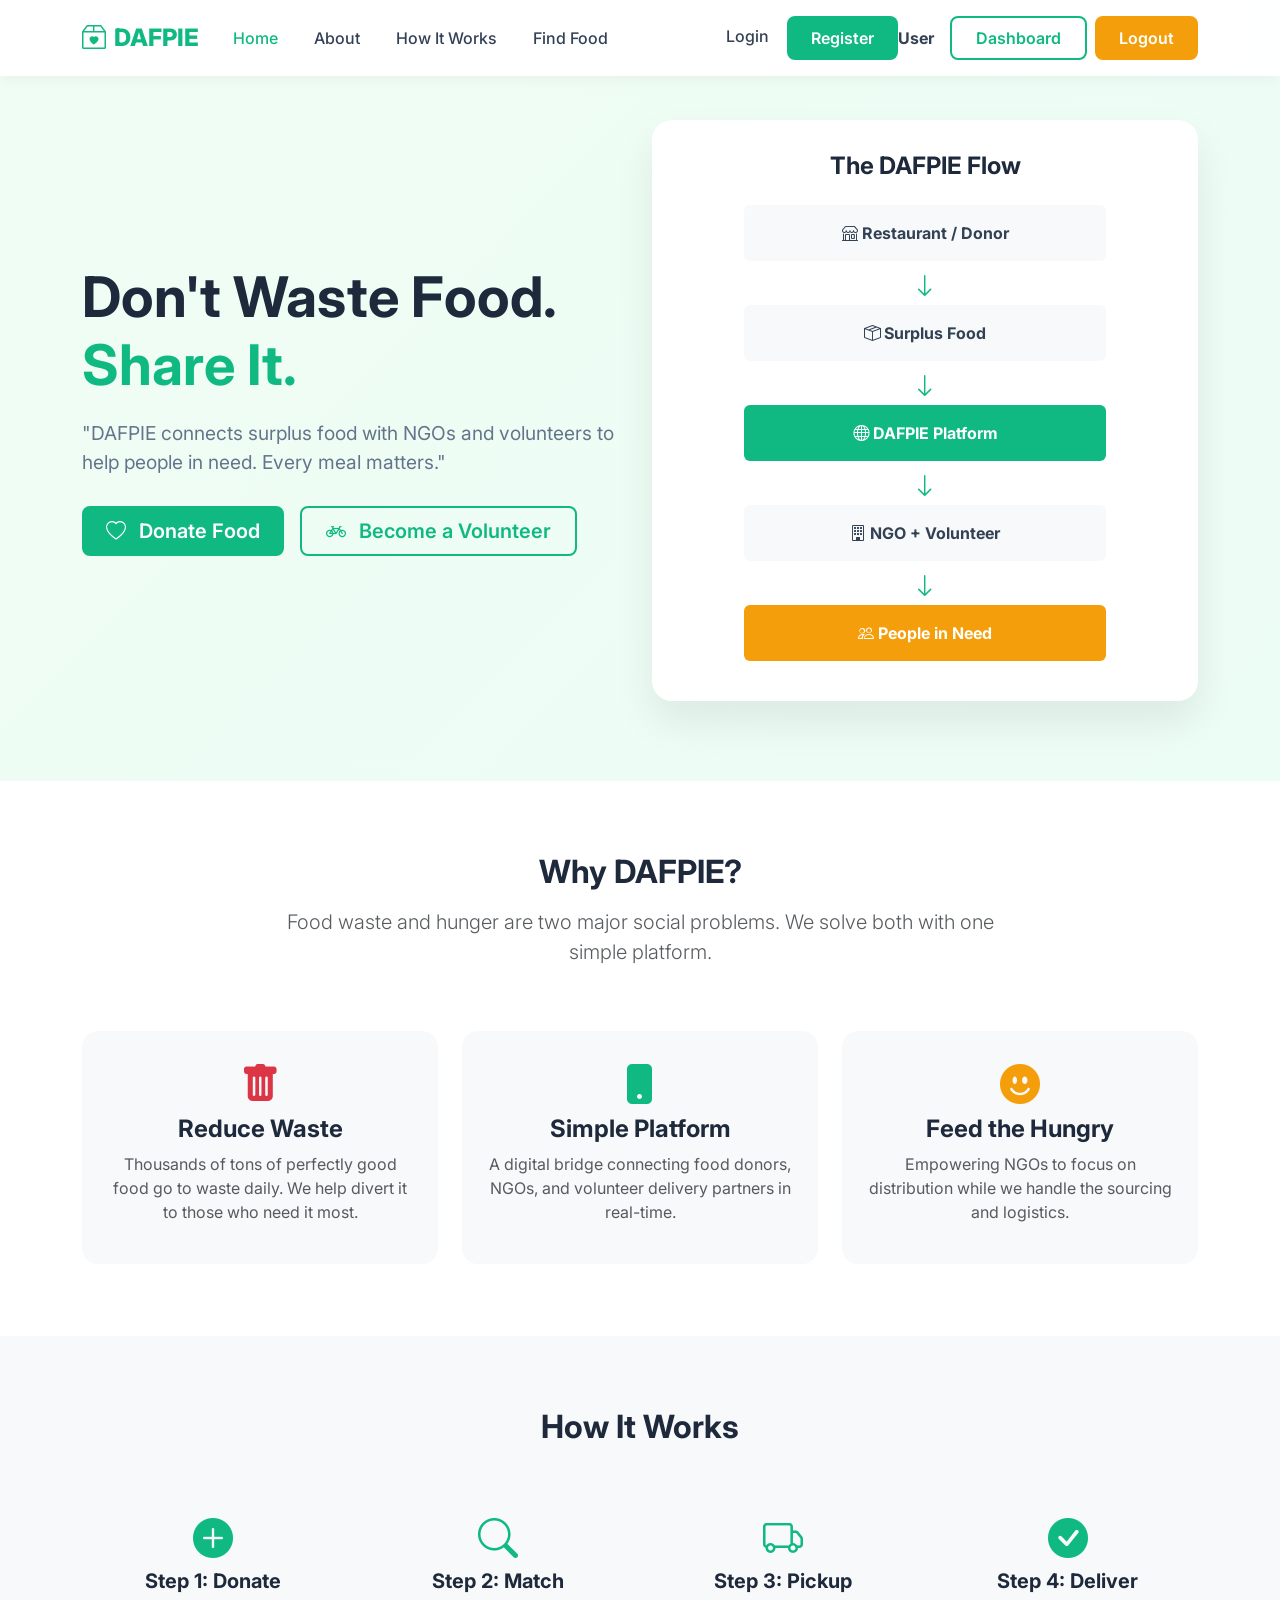
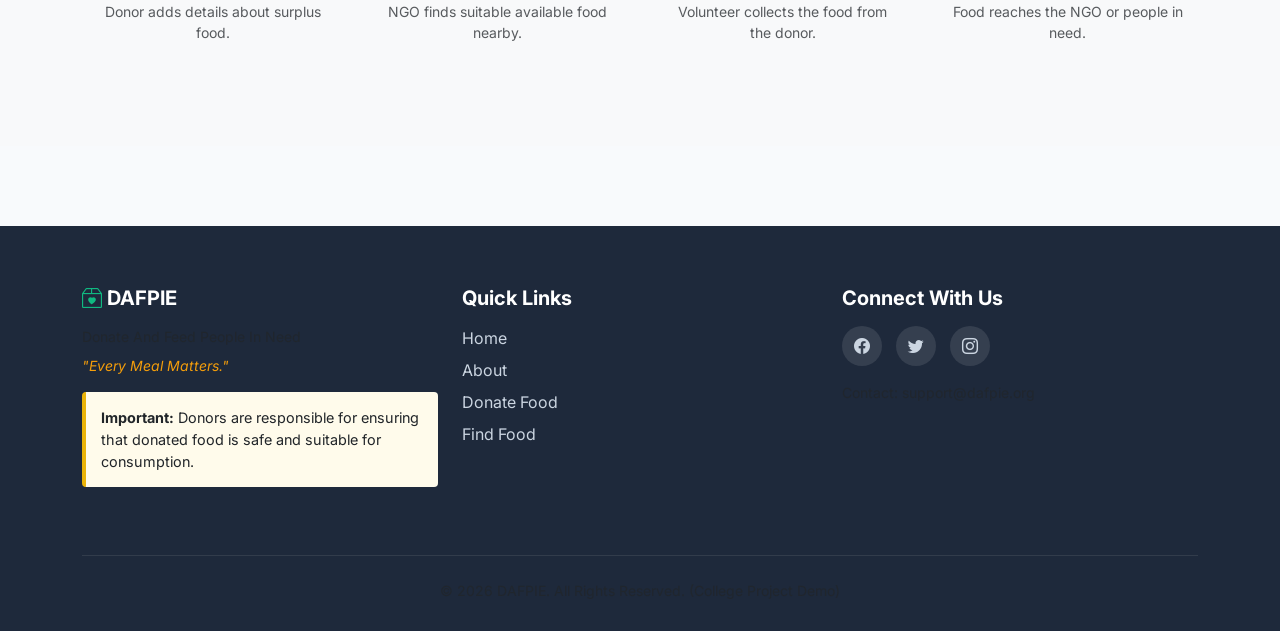
<file: frontend/index.html>
<!DOCTYPE html>
<html lang="en">
<head>
    <meta charset="UTF-8">
    <meta name="viewport" content="width=device-width, initial-scale=1.0">
    <title>DAFPIE - Sustainable Food Waste Management</title>
    <link href="https://cdn.jsdelivr.net/npm/bootstrap@5.3.2/dist/css/bootstrap.min.css" rel="stylesheet">
    <link href="https://cdn.jsdelivr.net/npm/bootstrap-icons@1.11.1/font/bootstrap-icons.css" rel="stylesheet">
    <link href="https://fonts.googleapis.com/css2?family=Inter:wght@400;500;600;700;800&display=swap" rel="stylesheet">
    <link rel="stylesheet" href="css/style.css">
</head>
<body>

    <!-- Navbar -->
    <nav class="navbar navbar-expand-lg navbar-light navbar-custom fixed-top">
        <div class="container">
            <a class="navbar-brand" href="index.html">
                <i class="bi bi-box2-heart text-primary-theme"></i> DAFPIE
            </a>
            <button class="navbar-toggler" type="button" data-bs-toggle="collapse" data-bs-target="#navbarNav">
                <span class="navbar-toggler-icon"></span>
            </button>
            <div class="collapse navbar-collapse" id="navbarNav">
                <ul class="navbar-nav me-auto">
                    <li class="nav-item"><a class="nav-link active" href="index.html">Home</a></li>
                    <li class="nav-item"><a class="nav-link" href="#about">About</a></li>
                    <li class="nav-item"><a class="nav-link" href="#how-it-works">How It Works</a></li>
                    <li class="nav-item"><a class="nav-link" href="food-list.html">Find Food</a></li>
                </ul>
                <div class="d-flex" id="guestNav">
                    <a href="login.html" class="nav-link pt-2">Login</a>
                    <a href="register.html" class="btn btn-primary-custom ms-2">Register</a>
                </div>
                <div class="d-flex align-items-center" id="userNav" style="display: none !important;">
                    <span class="me-3 fw-bold" id="userNameDisplay">User</span>
                    <a href="#" id="dashboardLink" class="btn btn-outline-custom me-2">Dashboard</a>
                    <button onclick="logout()" class="btn btn-secondary-custom">Logout</button>
                </div>
            </div>
        </div>
    </nav>

    <!-- Hero Section -->
    <section class="hero-section">
        <div class="container">
            <div class="row align-items-center">
                <div class="col-lg-6 mb-5 mb-lg-0">
                    <h1 class="hero-title">Don't Waste Food.<br><span class="text-primary-theme">Share It.</span></h1>
                    <p class="hero-subtitle">"DAFPIE connects surplus food with NGOs and volunteers to help people in need. Every meal matters."</p>
                    <div class="d-flex gap-3">
                        <a href="donate.html" class="btn btn-primary-custom btn-lg"><i class="bi bi-heart me-2"></i> Donate Food</a>
                        <a href="register.html?role=VOLUNTEER" class="btn btn-outline-custom btn-lg"><i class="bi bi-bicycle me-2"></i> Become a Volunteer</a>
                    </div>
                </div>
                <div class="col-lg-6">
                    <div class="hero-visual text-center">
                        <h4 class="mb-4">The DAFPIE Flow</h4>
                        <div class="d-flex flex-column align-items-center">
                            <div class="bg-light rounded p-3 mb-2 w-75"><strong><i class="bi bi-shop"></i> Restaurant / Donor</strong></div>
                            <i class="bi bi-arrow-down fs-4 text-primary-theme"></i>
                            <div class="bg-light rounded p-3 mb-2 w-75"><strong><i class="bi bi-box-seam"></i> Surplus Food</strong></div>
                            <i class="bi bi-arrow-down fs-4 text-primary-theme"></i>
                            <div class="bg-primary-theme rounded p-3 mb-2 w-75"><strong><i class="bi bi-globe"></i> DAFPIE Platform</strong></div>
                            <i class="bi bi-arrow-down fs-4 text-primary-theme"></i>
                            <div class="bg-light rounded p-3 mb-2 w-75"><strong><i class="bi bi-building"></i> NGO + Volunteer</strong></div>
                            <i class="bi bi-arrow-down fs-4 text-primary-theme"></i>
                            <div class="bg-secondary-theme rounded p-3 mb-2 w-75"><strong><i class="bi bi-people"></i> People in Need</strong></div>
                        </div>
                    </div>
                </div>
            </div>
        </div>
    </section>

    <!-- About Section -->
    <section id="about" class="py-5 bg-white">
        <div class="container py-4">
            <div class="row text-center mb-5">
                <div class="col-lg-8 mx-auto">
                    <h2 class="mb-3">Why DAFPIE?</h2>
                    <p class="text-muted lead">Food waste and hunger are two major social problems. We solve both with one simple platform.</p>
                </div>
            </div>
            <div class="row g-4">
                <div class="col-md-4 text-center">
                    <div class="p-4 bg-light rounded-4 h-100">
                        <i class="bi bi-trash-fill text-danger fs-1 mb-3"></i>
                        <h4>Reduce Waste</h4>
                        <p class="text-muted">Thousands of tons of perfectly good food go to waste daily. We help divert it to those who need it most.</p>
                    </div>
                </div>
                <div class="col-md-4 text-center">
                    <div class="p-4 bg-light rounded-4 h-100">
                        <i class="bi bi-phone-fill text-primary-theme fs-1 mb-3"></i>
                        <h4>Simple Platform</h4>
                        <p class="text-muted">A digital bridge connecting food donors, NGOs, and volunteer delivery partners in real-time.</p>
                    </div>
                </div>
                <div class="col-md-4 text-center">
                    <div class="p-4 bg-light rounded-4 h-100">
                        <i class="bi bi-emoji-smile-fill text-secondary-theme fs-1 mb-3"></i>
                        <h4>Feed the Hungry</h4>
                        <p class="text-muted">Empowering NGOs to focus on distribution while we handle the sourcing and logistics.</p>
                    </div>
                </div>
            </div>
        </div>
    </section>

    <!-- How It Works Section -->
    <section id="how-it-works" class="py-5 bg-light">
        <div class="container py-4">
            <h2 class="text-center mb-5">How It Works</h2>
            <div class="row g-4 text-center">
                <div class="col-md-3">
                    <div class="flow-step">
                        <i class="bi bi-plus-circle-fill flow-icon"></i>
                        <h5>Step 1: Donate</h5>
                        <p class="text-muted small">Donor adds details about surplus food.</p>
                    </div>
                </div>
                <div class="col-md-3">
                    <div class="flow-step">
                        <i class="bi bi-search flow-icon"></i>
                        <h5>Step 2: Match</h5>
                        <p class="text-muted small">NGO finds suitable available food nearby.</p>
                    </div>
                </div>
                <div class="col-md-3">
                    <div class="flow-step">
                        <i class="bi bi-truck flow-icon"></i>
                        <h5>Step 3: Pickup</h5>
                        <p class="text-muted small">Volunteer collects the food from the donor.</p>
                    </div>
                </div>
                <div class="col-md-3">
                    <div class="flow-step">
                        <i class="bi bi-check-circle-fill flow-icon"></i>
                        <h5>Step 4: Deliver</h5>
                        <p class="text-muted small">Food reaches the NGO or people in need.</p>
                    </div>
                </div>
            </div>
        </div>
    </section>

    <!-- Footer -->
    <footer class="footer text-center text-md-start">
        <div class="container">
            <div class="row">
                <div class="col-md-4 mb-4">
                    <h5 class="text-white mb-3"><i class="bi bi-box2-heart text-primary-theme"></i> DAFPIE</h5>
                    <p class="small text-muted mb-0">Donate And Feed People In Need</p>
                    <p class="small fst-italic text-secondary-theme mt-2">"Every Meal Matters."</p>
                    <div class="food-safety-banner mt-3 text-dark text-start">
                        <strong>Important:</strong> Donors are responsible for ensuring that donated food is safe and suitable for consumption.
                    </div>
                </div>
                <div class="col-md-4 mb-4">
                    <h5 class="text-white mb-3">Quick Links</h5>
                    <ul class="list-unstyled">
                        <li class="mb-2"><a href="index.html">Home</a></li>
                        <li class="mb-2"><a href="#about">About</a></li>
                        <li class="mb-2"><a href="donate.html">Donate Food</a></li>
                        <li class="mb-2"><a href="food-list.html">Find Food</a></li>
                    </ul>
                </div>
                <div class="col-md-4 mb-4">
                    <h5 class="text-white mb-3">Connect With Us</h5>
                    <div class="mb-3">
                        <a href="#" class="social-icon"><i class="bi bi-facebook"></i></a>
                        <a href="#" class="social-icon"><i class="bi bi-twitter"></i></a>
                        <a href="#" class="social-icon"><i class="bi bi-instagram"></i></a>
                    </div>
                    <p class="small text-muted">Contact: support@dafpie.org</p>
                </div>
            </div>
            <hr class="border-secondary mt-4 mb-4">
            <div class="text-center small text-muted">
                &copy; 2026 DAFPIE. All Rights Reserved. (College Project Demo)
            </div>
        </div>
    </footer>

    <script src="https://cdn.jsdelivr.net/npm/bootstrap@5.3.2/dist/js/bootstrap.bundle.min.js"></script>
    <script src="js/config.js"></script>
    <script src="js/auth.js"></script>
</body>
</html>
</file>
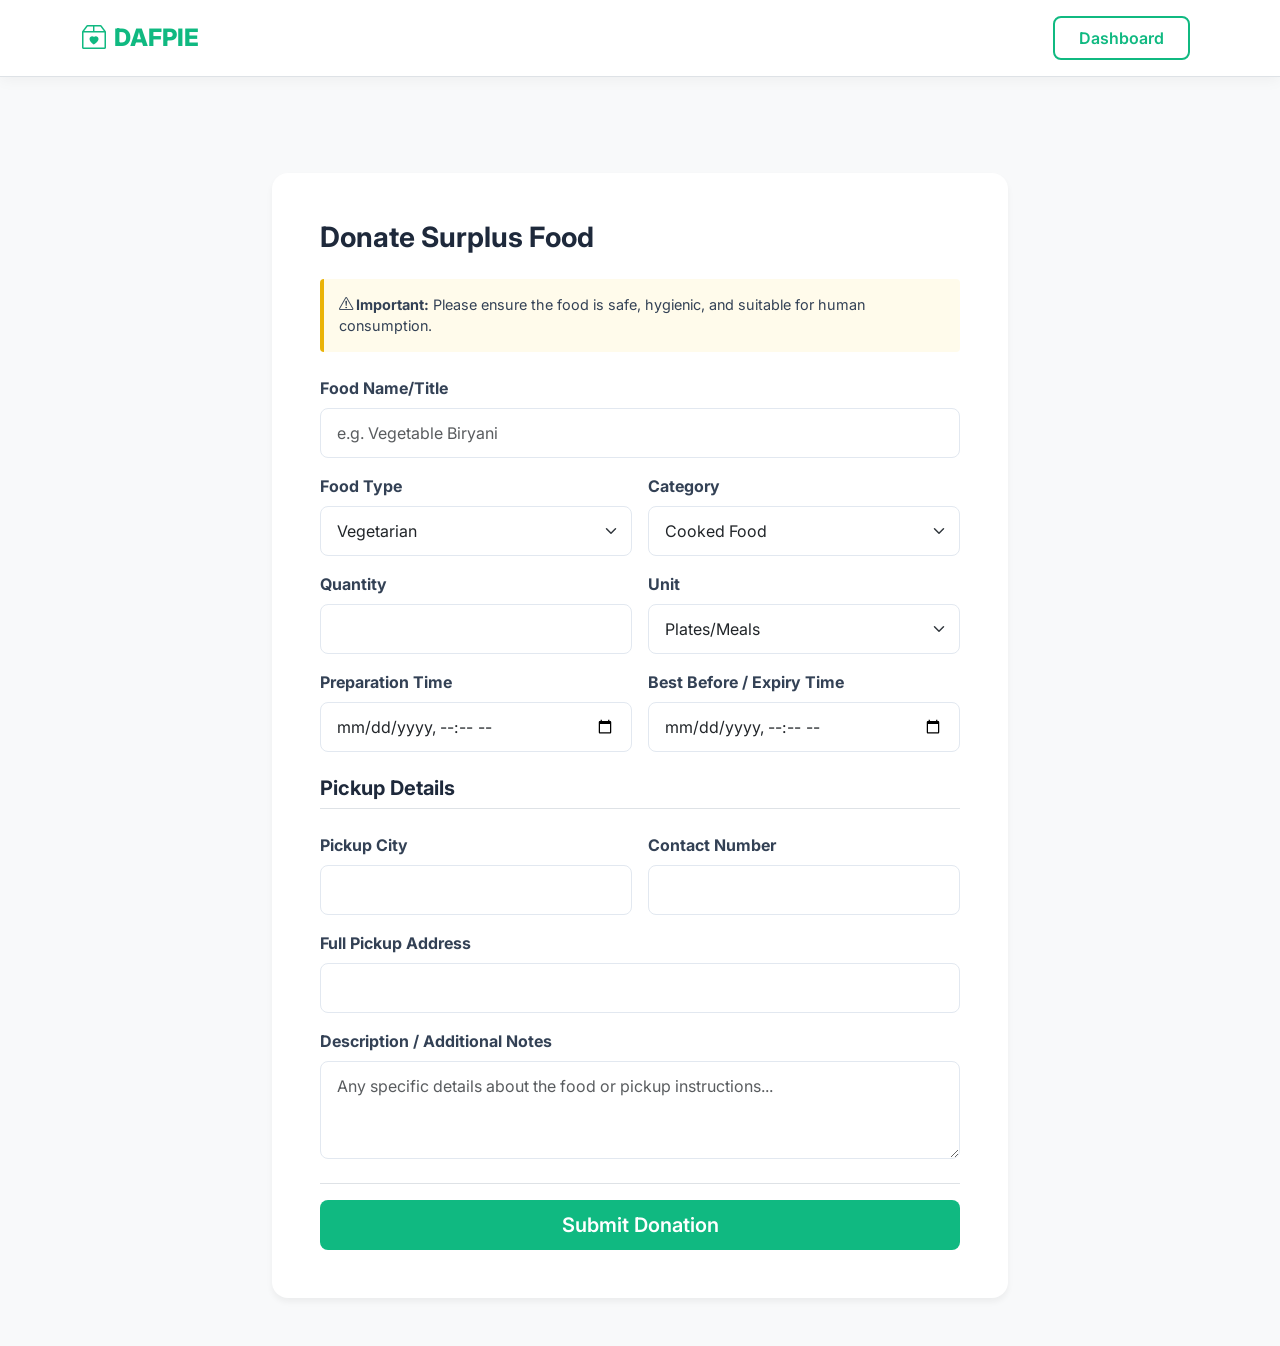
<file: frontend/donate.html>
<!DOCTYPE html>
<html lang="en">
<head>
    <meta charset="UTF-8">
    <meta name="viewport" content="width=device-width, initial-scale=1.0">
    <title>Donate Food - DAFPIE</title>
    <link href="https://cdn.jsdelivr.net/npm/bootstrap@5.3.2/dist/css/bootstrap.min.css" rel="stylesheet">
    <link href="https://cdn.jsdelivr.net/npm/bootstrap-icons@1.11.1/font/bootstrap-icons.css" rel="stylesheet">
    <link href="https://fonts.googleapis.com/css2?family=Inter:wght@400;500;600;700;800&display=swap" rel="stylesheet">
    <link rel="stylesheet" href="css/style.css">
</head>
<body class="bg-light">

    <!-- Navbar -->
    <nav class="navbar navbar-expand-lg navbar-light navbar-custom border-bottom bg-white">
        <div class="container">
            <a class="navbar-brand" href="index.html"><i class="bi bi-box2-heart text-primary-theme"></i> DAFPIE</a>
            <div class="d-flex align-items-center">
                <a href="donor-dashboard.html" class="btn btn-outline-custom me-2">Dashboard</a>
            </div>
        </div>
    </nav>

    <div class="container py-5 mt-5">
        <div class="row justify-content-center">
            <div class="col-lg-8">
                <div class="custom-card p-4 p-md-5">
                    <h3 class="mb-4 fw-bold">Donate Surplus Food</h3>
                    <div class="food-safety-banner mb-4">
                        <strong><i class="bi bi-exclamation-triangle"></i> Important:</strong> 
                        Please ensure the food is safe, hygienic, and suitable for human consumption.
                    </div>

                    <form id="donationForm">
                        <div class="row g-3">
                            <div class="col-md-12">
                                <label class="form-label fw-bold">Food Name/Title</label>
                                <input type="text" class="form-control" id="foodName" placeholder="e.g. Vegetable Biryani" required>
                            </div>
                            
                            <div class="col-md-6">
                                <label class="form-label fw-bold">Food Type</label>
                                <select class="form-select" id="foodType" required>
                                    <option value="VEG">Vegetarian</option>
                                    <option value="NON_VEG">Non-Vegetarian</option>
                                    <option value="VEGAN">Vegan</option>
                                </select>
                            </div>
                            
                            <div class="col-md-6">
                                <label class="form-label fw-bold">Category</label>
                                <select class="form-select" id="category" required>
                                    <option value="COOKED_FOOD">Cooked Food</option>
                                    <option value="RAW_INGREDIENTS">Raw Ingredients</option>
                                    <option value="PACKAGED_FOOD">Packaged Food</option>
                                    <option value="BAKERY">Bakery Items</option>
                                    <option value="OTHER">Other</option>
                                </select>
                            </div>
                            
                            <div class="col-md-6">
                                <label class="form-label fw-bold">Quantity</label>
                                <input type="number" class="form-control" id="quantity" min="1" required>
                            </div>
                            <div class="col-md-6">
                                <label class="form-label fw-bold">Unit</label>
                                <select class="form-select" id="unit" required>
                                    <option value="Plates">Plates/Meals</option>
                                    <option value="Kg">Kilograms (Kg)</option>
                                    <option value="Litres">Litres</option>
                                    <option value="Pieces">Pieces</option>
                                </select>
                            </div>

                            <div class="col-md-6">
                                <label class="form-label fw-bold">Preparation Time</label>
                                <input type="datetime-local" class="form-control" id="preparationTime" required>
                            </div>
                            <div class="col-md-6">
                                <label class="form-label fw-bold">Best Before / Expiry Time</label>
                                <input type="datetime-local" class="form-control" id="expiryTime" required>
                            </div>
                            
                            <div class="col-12 mt-4"><h5 class="border-bottom pb-2">Pickup Details</h5></div>
                            
                            <div class="col-md-6">
                                <label class="form-label fw-bold">Pickup City</label>
                                <input type="text" class="form-control" id="city" required>
                            </div>
                            <div class="col-md-6">
                                <label class="form-label fw-bold">Contact Number</label>
                                <input type="tel" class="form-control" id="contactNumber" required>
                            </div>
                            
                            <div class="col-12">
                                <label class="form-label fw-bold">Full Pickup Address</label>
                                <input type="text" class="form-control" id="pickupAddress" required>
                            </div>
                            
                            <div class="col-12">
                                <label class="form-label fw-bold">Description / Additional Notes</label>
                                <textarea class="form-control" id="description" rows="3" placeholder="Any specific details about the food or pickup instructions..."></textarea>
                            </div>
                        </div>

                        <div class="mt-4 pt-3 border-top">
                            <button type="submit" class="btn btn-primary-custom w-100 btn-lg">Submit Donation</button>
                        </div>
                    </form>
                </div>
            </div>
        </div>
    </div>

    <script src="https://cdn.jsdelivr.net/npm/bootstrap@5.3.2/dist/js/bootstrap.bundle.min.js"></script>
    <script src="js/config.js"></script>
    <script src="js/auth.js"></script>
    <script src="js/donation.js"></script>
</body>
</html>
</file>
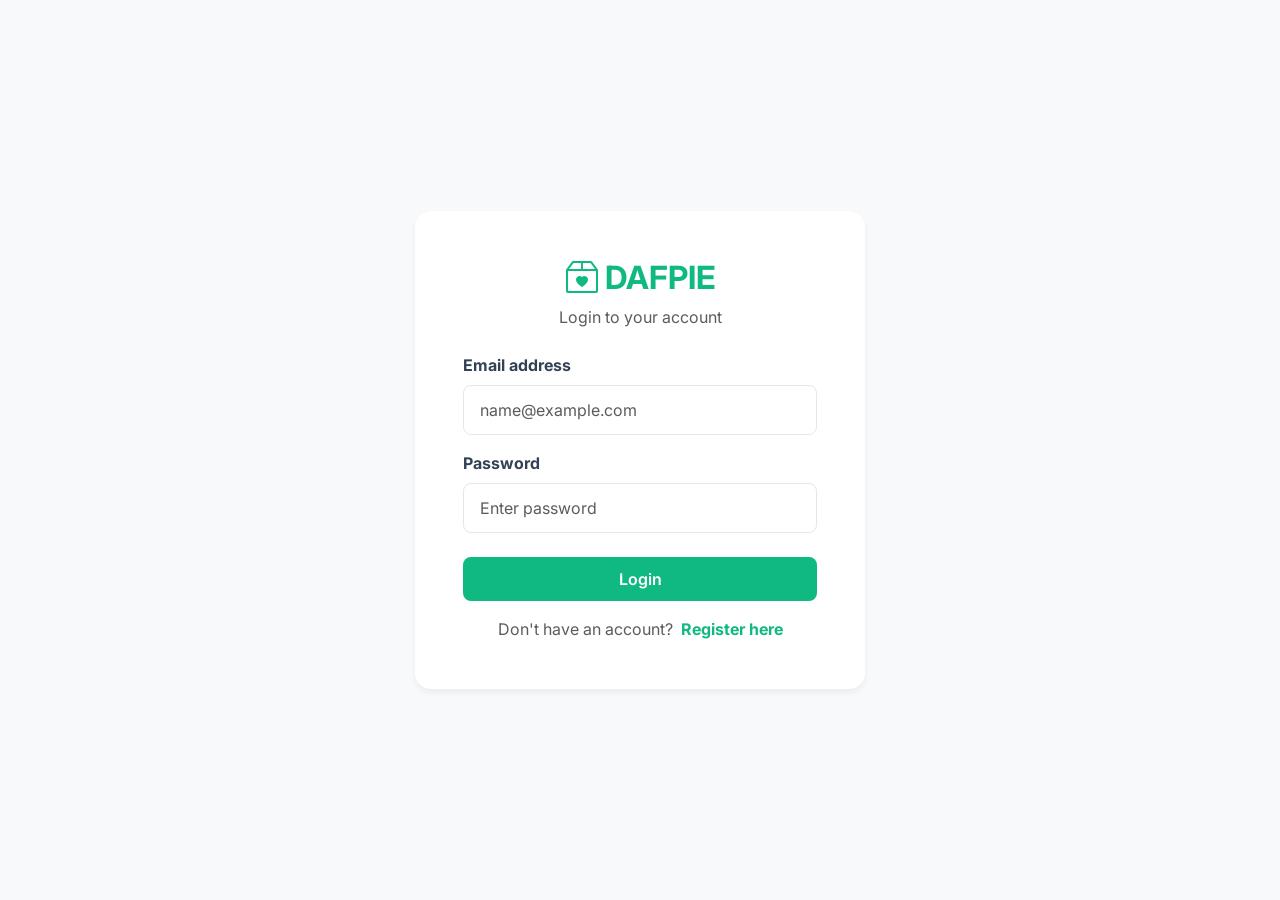
<file: frontend/donor-dashboard.html>
<!DOCTYPE html>
<html lang="en">
<head>
    <meta charset="UTF-8">
    <meta name="viewport" content="width=device-width, initial-scale=1.0">
    <title>Donor Dashboard - DAFPIE</title>
    <link href="https://cdn.jsdelivr.net/npm/bootstrap@5.3.2/dist/css/bootstrap.min.css" rel="stylesheet">
    <link href="https://cdn.jsdelivr.net/npm/bootstrap-icons@1.11.1/font/bootstrap-icons.css" rel="stylesheet">
    <link href="https://fonts.googleapis.com/css2?family=Inter:wght@400;500;600;700;800&display=swap" rel="stylesheet">
    <link rel="stylesheet" href="css/style.css">
</head>
<body>

    <!-- Navbar -->
    <nav class="navbar navbar-expand-lg navbar-light navbar-custom border-bottom">
        <div class="container-fluid px-4">
            <a class="navbar-brand" href="index.html"><i class="bi bi-box2-heart text-primary-theme"></i> DAFPIE</a>
            <div class="d-flex align-items-center">
                <span class="me-3 fw-bold" id="userNameDisplay">Donor</span>
                <button onclick="logout()" class="btn btn-secondary-custom btn-sm">Logout</button>
            </div>
        </div>
    </nav>

    <div class="dashboard-container">
        <!-- Sidebar -->
        <div class="sidebar">
            <a href="donor-dashboard.html" class="sidebar-link active"><i class="bi bi-grid-1x2"></i> Dashboard</a>
            <a href="donate.html" class="sidebar-link"><i class="bi bi-plus-circle"></i> Donate Food</a>
            <a href="#" class="sidebar-link"><i class="bi bi-clock-history"></i> My Donations</a>
            <a href="#" class="sidebar-link"><i class="bi bi-person"></i> Profile</a>
        </div>

        <!-- Main Content -->
        <div class="main-content">
            <div class="d-flex justify-content-between align-items-center mb-4">
                <h3 class="mb-0">Donor Dashboard</h3>
                <a href="donate.html" class="btn btn-primary-custom"><i class="bi bi-plus-lg"></i> New Donation</a>
            </div>

            <!-- Stats -->
            <div class="row g-4 mb-4" id="donorStats">
                <div class="col-md-3">
                    <div class="stat-card">
                        <div class="stat-icon primary"><i class="bi bi-heart"></i></div>
                        <div class="stat-details">
                            <h3 id="totalDonations">0</h3>
                            <p>Total Donations</p>
                        </div>
                    </div>
                </div>
                <div class="col-md-3">
                    <div class="stat-card">
                        <div class="stat-icon secondary"><i class="bi bi-hourglass-split"></i></div>
                        <div class="stat-details">
                            <h3 id="pendingDonations">0</h3>
                            <p>Pending</p>
                        </div>
                    </div>
                </div>
                <div class="col-md-3">
                    <div class="stat-card">
                        <div class="stat-icon info"><i class="bi bi-truck"></i></div>
                        <div class="stat-details">
                            <h3 id="acceptedDonations">0</h3>
                            <p>Accepted/Ongoing</p>
                        </div>
                    </div>
                </div>
                <div class="col-md-3">
                    <div class="stat-card">
                        <div class="stat-icon danger"><i class="bi bi-check-circle"></i></div>
                        <div class="stat-details">
                            <h3 id="completedDonations">0</h3>
                            <p>Completed</p>
                        </div>
                    </div>
                </div>
            </div>

            <!-- Recent Donations -->
            <div class="card border-0 shadow-sm rounded-4">
                <div class="card-body p-4">
                    <h5 class="card-title fw-bold mb-4">My Recent Donations</h5>
                    <div class="table-responsive">
                        <table class="table table-hover align-middle">
                            <thead class="table-light">
                                <tr>
                                    <th>Food</th>
                                    <th>Quantity</th>
                                    <th>Expiry Time</th>
                                    <th>Status</th>
                                    <th>Action</th>
                                </tr>
                            </thead>
                            <tbody id="donationsTableBody">
                                <tr><td colspan="5" class="text-center text-muted py-4">Loading your donations...</td></tr>
                            </tbody>
                        </table>
                    </div>
                </div>
            </div>
        </div>
    </div>

    <script src="https://cdn.jsdelivr.net/npm/bootstrap@5.3.2/dist/js/bootstrap.bundle.min.js"></script>
    <script src="js/config.js"></script>
    <script src="js/auth.js"></script>
    <script src="js/donation.js"></script>
    <script>
        document.addEventListener('DOMContentLoaded', () => {
            const user = AuthState.getUser();
            if (!user || user.role !== 'DONOR') {
                window.location.href = 'login.html';
                return;
            }
            loadDonorDashboard();
        });
    </script>
</body>
</html>
</file>
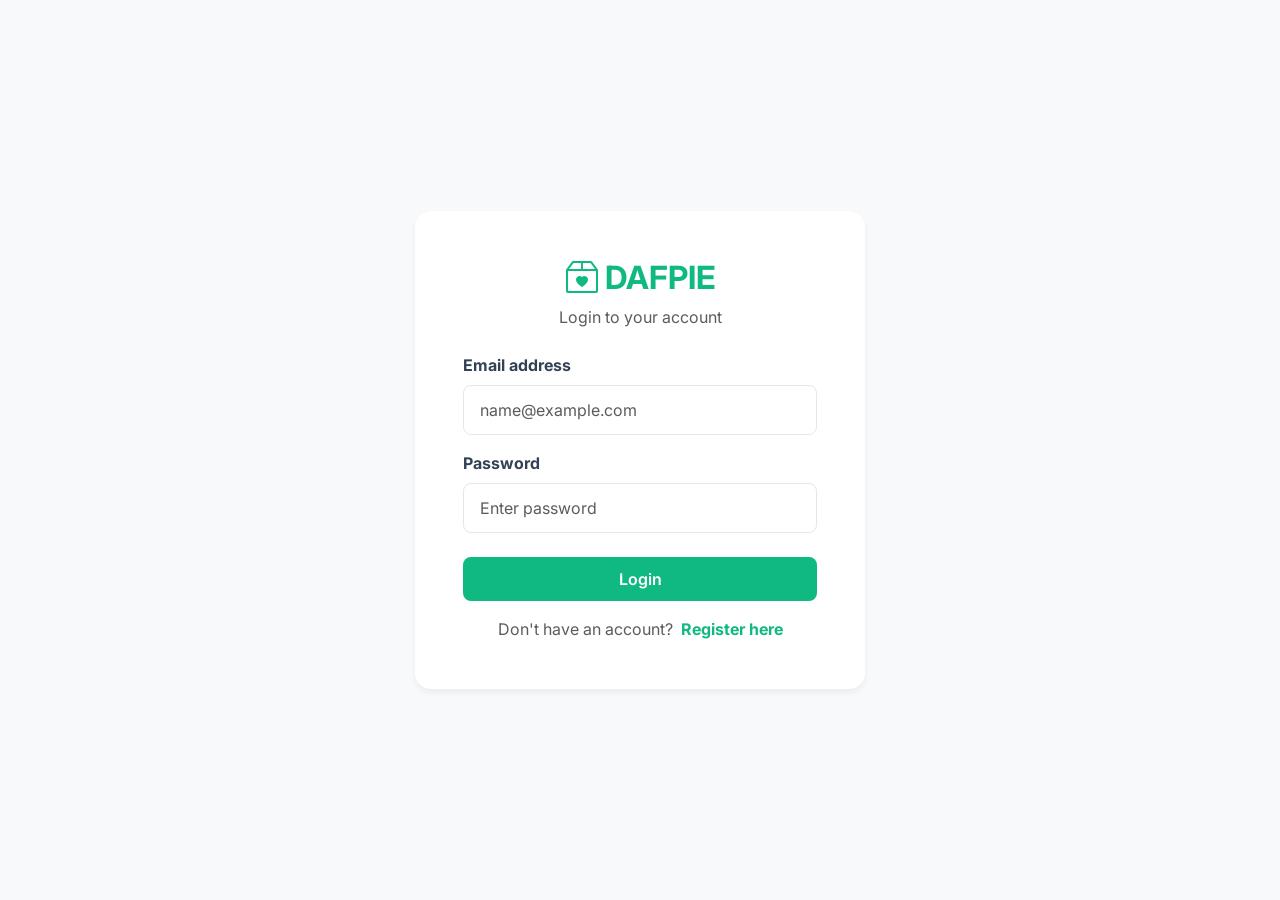
<file: frontend/login.html>
<!DOCTYPE html>
<html lang="en">
<head>
    <meta charset="UTF-8">
    <meta name="viewport" content="width=device-width, initial-scale=1.0">
    <title>Login - DAFPIE</title>
    <link href="https://cdn.jsdelivr.net/npm/bootstrap@5.3.2/dist/css/bootstrap.min.css" rel="stylesheet">
    <link href="https://cdn.jsdelivr.net/npm/bootstrap-icons@1.11.1/font/bootstrap-icons.css" rel="stylesheet">
    <link href="https://fonts.googleapis.com/css2?family=Inter:wght@400;500;600;700;800&display=swap" rel="stylesheet">
    <link rel="stylesheet" href="css/style.css">
</head>
<body class="bg-light">

    <div class="container d-flex justify-content-center align-items-center min-vh-100 py-5">
        <div class="custom-card w-100" style="max-width: 450px; height: auto;">
            <div class="card-body p-5">
                <div class="text-center mb-4">
                    <a href="index.html" class="text-decoration-none">
                        <h2 class="text-primary-theme fw-bold"><i class="bi bi-box2-heart"></i> DAFPIE</h2>
                    </a>
                    <p class="text-muted">Login to your account</p>
                </div>

                <form id="loginForm">
                    <div class="mb-3">
                        <label class="form-label fw-bold">Email address</label>
                        <input type="email" class="form-control" id="email" required placeholder="name@example.com">
                    </div>
                    <div class="mb-4">
                        <label class="form-label fw-bold">Password</label>
                        <input type="password" class="form-control" id="password" required placeholder="Enter password">
                    </div>
                    <button type="submit" class="btn btn-primary-custom w-100 mb-3">Login</button>
                </form>
                
                <div class="text-center">
                    <span class="text-muted">Don't have an account?</span>
                    <a href="register.html" class="text-primary-theme text-decoration-none fw-bold ms-1">Register here</a>
                </div>
            </div>
        </div>
    </div>

    <script src="https://cdn.jsdelivr.net/npm/bootstrap@5.3.2/dist/js/bootstrap.bundle.min.js"></script>
    <script src="js/config.js"></script>
    <script src="js/auth.js"></script>
</body>
</html>
</file>
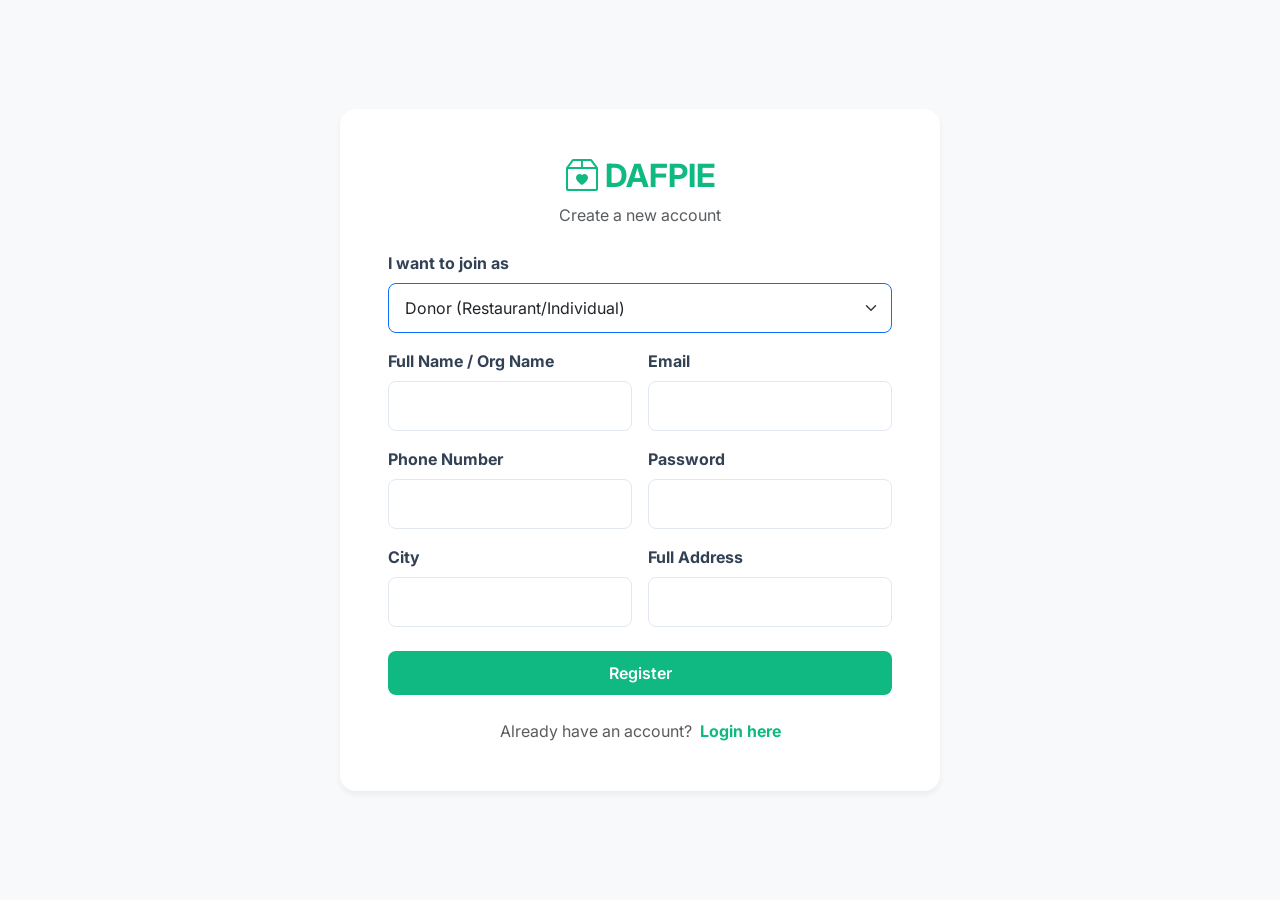
<file: frontend/register.html>
<!DOCTYPE html>
<html lang="en">
<head>
    <meta charset="UTF-8">
    <meta name="viewport" content="width=device-width, initial-scale=1.0">
    <title>Register - DAFPIE</title>
    <link href="https://cdn.jsdelivr.net/npm/bootstrap@5.3.2/dist/css/bootstrap.min.css" rel="stylesheet">
    <link href="https://cdn.jsdelivr.net/npm/bootstrap-icons@1.11.1/font/bootstrap-icons.css" rel="stylesheet">
    <link href="https://fonts.googleapis.com/css2?family=Inter:wght@400;500;600;700;800&display=swap" rel="stylesheet">
    <link rel="stylesheet" href="css/style.css">
</head>
<body class="bg-light">

    <div class="container d-flex justify-content-center align-items-center min-vh-100 py-5">
        <div class="custom-card w-100" style="max-width: 600px; height: auto;">
            <div class="card-body p-4 p-md-5">
                <div class="text-center mb-4">
                    <a href="index.html" class="text-decoration-none">
                        <h2 class="text-primary-theme fw-bold"><i class="bi bi-box2-heart"></i> DAFPIE</h2>
                    </a>
                    <p class="text-muted">Create a new account</p>
                </div>

                <form id="registerForm">
                    <div class="row g-3">
                        <div class="col-md-12">
                            <label class="form-label fw-bold">I want to join as</label>
                            <select class="form-select border-primary" id="role" required>
                                <option value="DONOR">Donor (Restaurant/Individual)</option>
                                <option value="NGO">NGO / Organization</option>
                                <option value="VOLUNTEER">Delivery Volunteer</option>
                            </select>
                        </div>
                        
                        <div class="col-md-6">
                            <label class="form-label fw-bold">Full Name / Org Name</label>
                            <input type="text" class="form-control" id="name" required>
                        </div>
                        <div class="col-md-6">
                            <label class="form-label fw-bold">Email</label>
                            <input type="email" class="form-control" id="email" required>
                        </div>
                        <div class="col-md-6">
                            <label class="form-label fw-bold">Phone Number</label>
                            <input type="tel" class="form-control" id="phone" required>
                        </div>
                        <div class="col-md-6">
                            <label class="form-label fw-bold">Password</label>
                            <input type="password" class="form-control" id="password" required>
                        </div>
                        <div class="col-md-6">
                            <label class="form-label fw-bold">City</label>
                            <input type="text" class="form-control" id="city" required>
                        </div>
                        <div class="col-md-6">
                            <label class="form-label fw-bold">Full Address</label>
                            <input type="text" class="form-control" id="address">
                        </div>

                        <!-- NGO specific fields -->
                        <div class="col-12" id="ngoFields" style="display: none;">
                            <div class="card bg-light border-0 p-3 mt-2">
                                <h6 class="text-primary-theme mb-3"><i class="bi bi-building"></i> NGO Details</h6>
                                <div class="row g-3">
                                    <div class="col-md-6">
                                        <label class="form-label fw-bold">Registration Number</label>
                                        <input type="text" class="form-control" id="registrationNumber">
                                    </div>
                                    <div class="col-md-6">
                                        <label class="form-label fw-bold">People Served (Capacity)</label>
                                        <input type="number" class="form-control" id="peopleServedCapacity">
                                    </div>
                                </div>
                            </div>
                        </div>

                        <!-- Volunteer specific fields -->
                        <div class="col-12" id="volunteerFields" style="display: none;">
                            <div class="card bg-light border-0 p-3 mt-2">
                                <h6 class="text-primary-theme mb-3"><i class="bi bi-bicycle"></i> Volunteer Details</h6>
                                <div class="row g-3">
                                    <div class="col-md-6">
                                        <label class="form-label fw-bold">Vehicle Type</label>
                                        <select class="form-select" id="vehicleType">
                                            <option value="None">None</option>
                                            <option value="Bicycle">Bicycle</option>
                                            <option value="Bike">Bike/Scooter</option>
                                            <option value="Car">Car</option>
                                            <option value="Van">Van</option>
                                        </select>
                                    </div>
                                    <div class="col-md-6">
                                        <label class="form-label fw-bold">Vehicle Number</label>
                                        <input type="text" class="form-control" id="vehicleNumber">
                                    </div>
                                </div>
                            </div>
                        </div>
                    </div>

                    <div class="mt-4">
                        <button type="submit" class="btn btn-primary-custom w-100">Register</button>
                    </div>
                </form>
                
                <div class="text-center mt-4">
                    <span class="text-muted">Already have an account?</span>
                    <a href="login.html" class="text-primary-theme text-decoration-none fw-bold ms-1">Login here</a>
                </div>
            </div>
        </div>
    </div>

    <script src="https://cdn.jsdelivr.net/npm/bootstrap@5.3.2/dist/js/bootstrap.bundle.min.js"></script>
    <script src="js/config.js"></script>
    <script src="js/auth.js"></script>
    <script>
        // Check URL for role parameter
        const urlParams = new URLSearchParams(window.location.search);
        const preselectRole = urlParams.get('role');
        if (preselectRole) {
            const roleSelect = document.getElementById('role');
            if (roleSelect) {
                roleSelect.value = preselectRole;
                roleSelect.dispatchEvent(new Event('change'));
            }
        }
    </script>
</body>
</html>
</file>
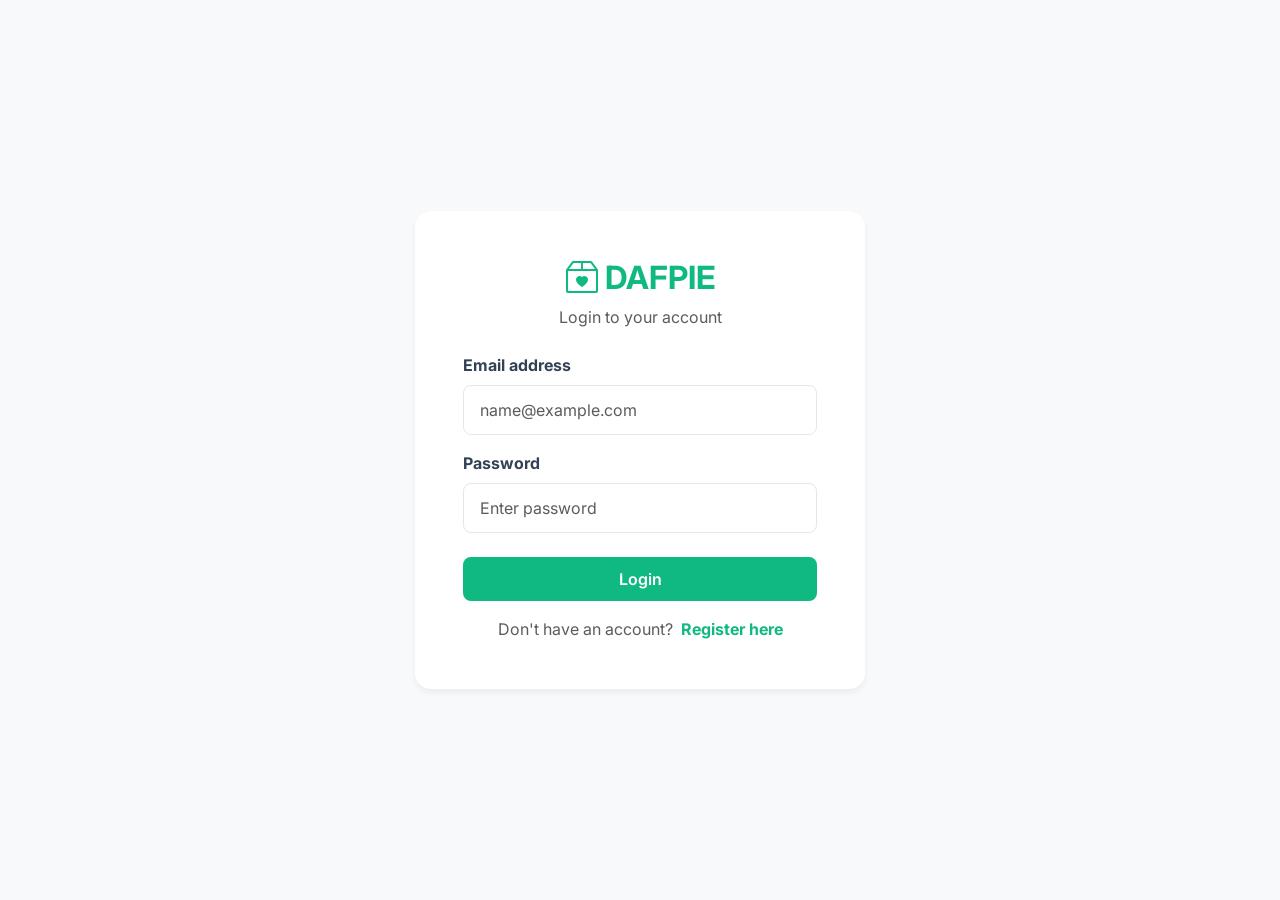
<file: frontend/volunteer-dashboard.html>
<!DOCTYPE html>
<html lang="en">
<head>
    <meta charset="UTF-8">
    <meta name="viewport" content="width=device-width, initial-scale=1.0">
    <title>Volunteer Dashboard - DAFPIE</title>
    <link href="https://cdn.jsdelivr.net/npm/bootstrap@5.3.2/dist/css/bootstrap.min.css" rel="stylesheet">
    <link href="https://cdn.jsdelivr.net/npm/bootstrap-icons@1.11.1/font/bootstrap-icons.css" rel="stylesheet">
    <link href="https://fonts.googleapis.com/css2?family=Inter:wght@400;500;600;700;800&display=swap" rel="stylesheet">
    <link rel="stylesheet" href="css/style.css">
</head>
<body>

    <nav class="navbar navbar-expand-lg navbar-light navbar-custom border-bottom">
        <div class="container-fluid px-4">
            <a class="navbar-brand" href="index.html"><i class="bi bi-box2-heart text-primary-theme"></i> DAFPIE</a>
            <div class="d-flex align-items-center">
                <span class="me-3 fw-bold" id="userNameDisplay">Volunteer</span>
                <button onclick="logout()" class="btn btn-secondary-custom btn-sm">Logout</button>
            </div>
        </div>
    </nav>

    <div class="dashboard-container">
        <div class="sidebar">
            <a href="volunteer-dashboard.html" class="sidebar-link active"><i class="bi bi-grid-1x2"></i> Dashboard</a>
            <a href="#" class="sidebar-link"><i class="bi bi-person"></i> Profile</a>
        </div>

        <div class="main-content">
            <h3 class="mb-4">Volunteer Dashboard</h3>

            <div class="row g-4 mb-4">
                <div class="col-lg-6">
                    <div class="card border-0 shadow-sm rounded-4 h-100">
                        <div class="card-body p-4">
                            <h5 class="card-title fw-bold mb-4"><i class="bi bi-geo-alt-fill text-danger"></i> Available Pickups</h5>
                            <div id="availablePickupsList">
                                <p class="text-muted text-center py-3">Loading...</p>
                            </div>
                        </div>
                    </div>
                </div>
                <div class="col-lg-6">
                    <div class="card border-0 shadow-sm rounded-4 h-100">
                        <div class="card-body p-4">
                            <h5 class="card-title fw-bold mb-4"><i class="bi bi-truck text-primary-theme"></i> My Active Deliveries</h5>
                            <div id="myPickupsList">
                                <p class="text-muted text-center py-3">Loading...</p>
                            </div>
                        </div>
                    </div>
                </div>
            </div>
        </div>
    </div>

    <!-- Status Update Modal -->
    <div class="modal fade" id="statusModal" tabindex="-1">
        <div class="modal-dialog">
            <div class="modal-content">
                <div class="modal-header">
                    <h5 class="modal-title">Update Delivery Status</h5>
                    <button type="button" class="btn-close" data-bs-dismiss="modal"></button>
                </div>
                <div class="modal-body">
                    <div class="mb-3">
                        <label class="form-label fw-bold">New Status</label>
                        <select class="form-select" id="newStatus">
                            <option value="PICKED_UP">Picked Up</option>
                            <option value="ON_THE_WAY">On The Way</option>
                            <option value="DELIVERED">Delivered</option>
                        </select>
                    </div>
                    <div class="mb-3">
                        <label class="form-label fw-bold">Delivery Notes (Optional)</label>
                        <textarea class="form-control" id="deliveryNotes" rows="2"></textarea>
                    </div>
                </div>
                <div class="modal-footer">
                    <button type="button" class="btn btn-secondary" data-bs-dismiss="modal">Cancel</button>
                    <button type="button" class="btn btn-primary-custom" id="confirmStatusBtn">Update Status</button>
                </div>
            </div>
        </div>
    </div>

    <script src="https://cdn.jsdelivr.net/npm/bootstrap@5.3.2/dist/js/bootstrap.bundle.min.js"></script>
    <script src="js/config.js"></script>
    <script src="js/auth.js"></script>
    <script src="js/volunteer.js"></script>
    <script>
        document.addEventListener('DOMContentLoaded', () => {
            const user = AuthState.getUser();
            if (!user || user.role !== 'VOLUNTEER') {
                window.location.href = 'login.html';
                return;
            }
            loadVolunteerDashboard();
        });
    </script>
</body>
</html>
</file>
<file: frontend/css/style.css>
:root {
    --primary-color: #10B981; /* Emerald Green */
    --primary-hover: #059669;
    --secondary-color: #F59E0B; /* Amber/Orange */
    --secondary-hover: #D97706;
    --dark-bg: #1E293B; /* Slate Dark */
    --light-bg: #F8FAFC;
    --text-main: #334155;
    --text-muted: #64748B;
    --danger: #EF4444;
    --success: #22C55E;
    --warning: #EAB308;
    --border-color: #E2E8F0;
}

body {
    font-family: 'Inter', 'Segoe UI', Tahoma, Geneva, Verdana, sans-serif;
    background-color: var(--light-bg);
    color: var(--text-main);
    overflow-x: hidden;
}

/* Typography */
h1, h2, h3, h4, h5, h6 {
    font-weight: 700;
    color: var(--dark-bg);
}

.text-primary-theme { color: var(--primary-color) !important; }
.text-secondary-theme { color: var(--secondary-color) !important; }
.bg-primary-theme { background-color: var(--primary-color) !important; color: white; }
.bg-secondary-theme { background-color: var(--secondary-color) !important; color: white; }

/* Buttons */
.btn-primary-custom {
    background-color: var(--primary-color);
    color: white;
    border: none;
    padding: 10px 24px;
    border-radius: 8px;
    font-weight: 600;
    transition: all 0.3s ease;
}
.btn-primary-custom:hover {
    background-color: var(--primary-hover);
    color: white;
    transform: translateY(-2px);
    box-shadow: 0 4px 12px rgba(16, 185, 129, 0.3);
}

.btn-secondary-custom {
    background-color: var(--secondary-color);
    color: white;
    border: none;
    padding: 10px 24px;
    border-radius: 8px;
    font-weight: 600;
    transition: all 0.3s ease;
}
.btn-secondary-custom:hover {
    background-color: var(--secondary-hover);
    color: white;
    transform: translateY(-2px);
    box-shadow: 0 4px 12px rgba(245, 158, 11, 0.3);
}

.btn-outline-custom {
    background-color: transparent;
    color: var(--primary-color);
    border: 2px solid var(--primary-color);
    padding: 8px 24px;
    border-radius: 8px;
    font-weight: 600;
    transition: all 0.3s ease;
}
.btn-outline-custom:hover {
    background-color: var(--primary-color);
    color: white;
}

/* Navbar */
.navbar-custom {
    background-color: rgba(255, 255, 255, 0.95);
    backdrop-filter: blur(10px);
    box-shadow: 0 2px 15px rgba(0,0,0,0.05);
    padding: 15px 0;
}
.navbar-brand {
    font-weight: 800;
    font-size: 1.5rem;
    color: var(--primary-color) !important;
    display: flex;
    align-items: center;
    gap: 8px;
}
.nav-link {
    font-weight: 500;
    color: var(--text-main) !important;
    margin: 0 10px;
    transition: color 0.3s;
}
.nav-link:hover, .nav-link.active {
    color: var(--primary-color) !important;
}

/* Hero Section */
.hero-section {
    padding: 120px 0 80px;
    background: linear-gradient(135deg, #f0fdf4 0%, #ecfdf5 100%);
    position: relative;
    overflow: hidden;
}
.hero-title {
    font-size: 3.5rem;
    line-height: 1.2;
    margin-bottom: 20px;
}
.hero-subtitle {
    font-size: 1.2rem;
    color: var(--text-muted);
    margin-bottom: 30px;
}
.hero-visual {
    background: white;
    padding: 2rem;
    border-radius: 20px;
    box-shadow: 0 20px 40px rgba(0,0,0,0.08);
}
.flow-step {
    text-align: center;
    padding: 15px;
}
.flow-icon {
    font-size: 2.5rem;
    color: var(--primary-color);
    margin-bottom: 10px;
}

/* Cards */
.custom-card {
    background: white;
    border: none;
    border-radius: 16px;
    box-shadow: 0 4px 6px rgba(0,0,0,0.05);
    transition: transform 0.3s ease, box-shadow 0.3s ease;
    height: 100%;
}
.custom-card:hover {
    transform: translateY(-5px);
    box-shadow: 0 12px 20px rgba(0,0,0,0.1);
}
.card-img-top {
    border-top-left-radius: 16px;
    border-top-right-radius: 16px;
    height: 200px;
    object-fit: cover;
}

/* Urgency Badges */
.badge-urgency-high { background-color: #EF4444; color: white; }
.badge-urgency-medium { background-color: #F59E0B; color: white; }
.badge-urgency-low { background-color: #10B981; color: white; }

/* Forms */
.form-control, .form-select {
    border-radius: 8px;
    padding: 12px 16px;
    border: 1px solid var(--border-color);
}
.form-control:focus, .form-select:focus {
    border-color: var(--primary-color);
    box-shadow: 0 0 0 3px rgba(16, 185, 129, 0.2);
}

/* Footer */
.footer {
    background-color: var(--dark-bg);
    color: white;
    padding: 60px 0 30px;
    margin-top: 80px;
}
.footer a {
    color: #cbd5e1;
    text-decoration: none;
    transition: color 0.3s;
}
.footer a:hover {
    color: var(--primary-color);
}
.social-icon {
    display: inline-flex;
    align-items: center;
    justify-content: center;
    width: 40px;
    height: 40px;
    background: rgba(255,255,255,0.1);
    border-radius: 50%;
    margin-right: 10px;
    transition: background 0.3s;
}
.social-icon:hover {
    background: var(--primary-color);
}

/* Sidebar Dashboard */
.dashboard-container {
    display: flex;
    min-height: calc(100vh - 76px);
}
.sidebar {
    width: 250px;
    background: white;
    border-right: 1px solid var(--border-color);
    padding: 20px 0;
}
.sidebar-link {
    display: flex;
    align-items: center;
    padding: 12px 24px;
    color: var(--text-main);
    text-decoration: none;
    font-weight: 500;
    transition: all 0.2s;
}
.sidebar-link i {
    margin-right: 12px;
    font-size: 1.2rem;
    color: var(--text-muted);
}
.sidebar-link:hover, .sidebar-link.active {
    background: #f0fdf4;
    color: var(--primary-color);
    border-right: 4px solid var(--primary-color);
}
.sidebar-link:hover i, .sidebar-link.active i {
    color: var(--primary-color);
}
.main-content {
    flex: 1;
    padding: 30px;
    background: var(--light-bg);
}

/* Stats Cards */
.stat-card {
    background: white;
    border-radius: 12px;
    padding: 24px;
    display: flex;
    align-items: center;
    box-shadow: 0 2px 10px rgba(0,0,0,0.05);
}
.stat-icon {
    width: 60px;
    height: 60px;
    border-radius: 12px;
    display: flex;
    align-items: center;
    justify-content: center;
    font-size: 2rem;
    margin-right: 20px;
}
.stat-icon.primary { background: #d1fae5; color: var(--primary-color); }
.stat-icon.secondary { background: #fef3c7; color: var(--secondary-color); }
.stat-icon.info { background: #e0f2fe; color: #0ea5e9; }
.stat-icon.danger { background: #fee2e2; color: var(--danger); }
.stat-details h3 {
    margin: 0;
    font-size: 1.8rem;
    font-weight: 700;
}
.stat-details p {
    margin: 0;
    color: var(--text-muted);
    font-size: 0.9rem;
}

/* Map Fallback */
#map {
    height: 400px;
    width: 100%;
    border-radius: 12px;
    background-color: #e2e8f0;
    display: flex;
    align-items: center;
    justify-content: center;
    color: var(--text-muted);
}

.food-safety-banner {
    background-color: #fffbeb;
    border-left: 4px solid var(--warning);
    padding: 15px;
    border-radius: 4px;
    margin-bottom: 20px;
    font-size: 0.9rem;
}
</file>
